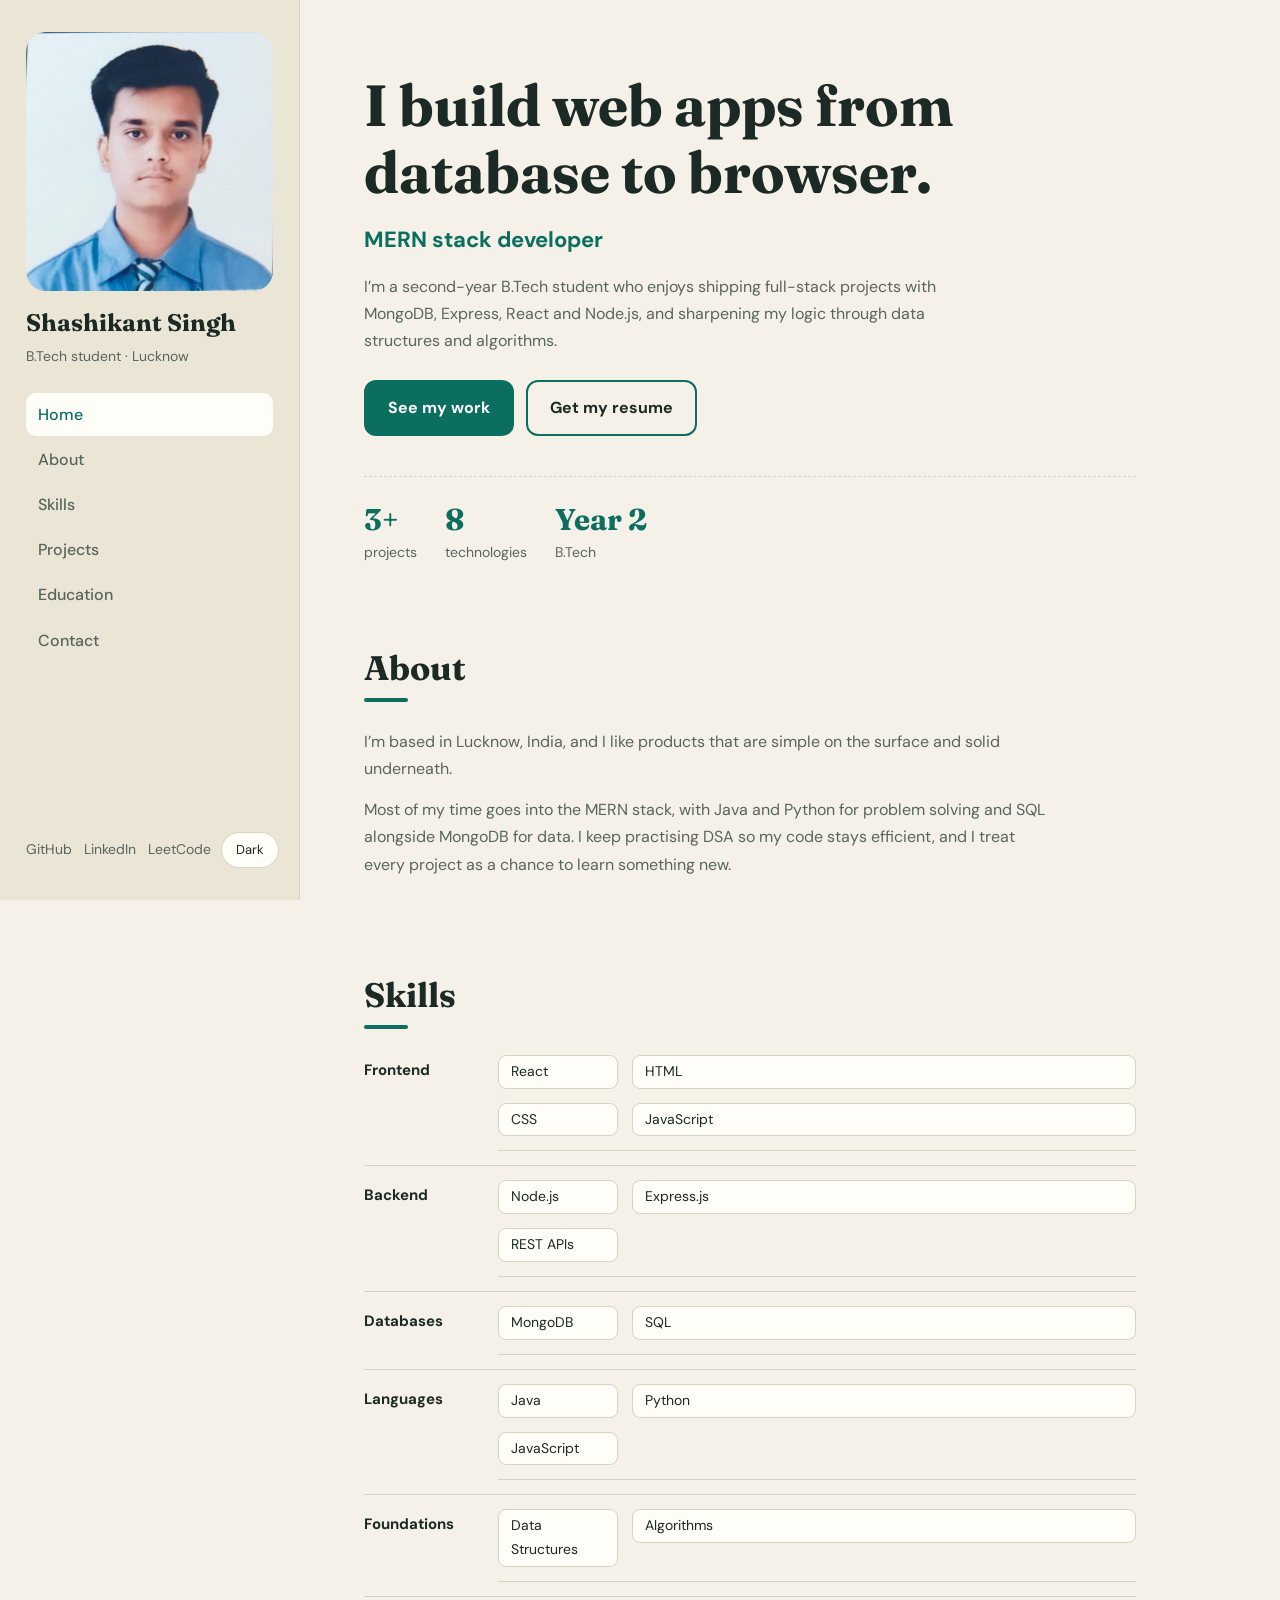
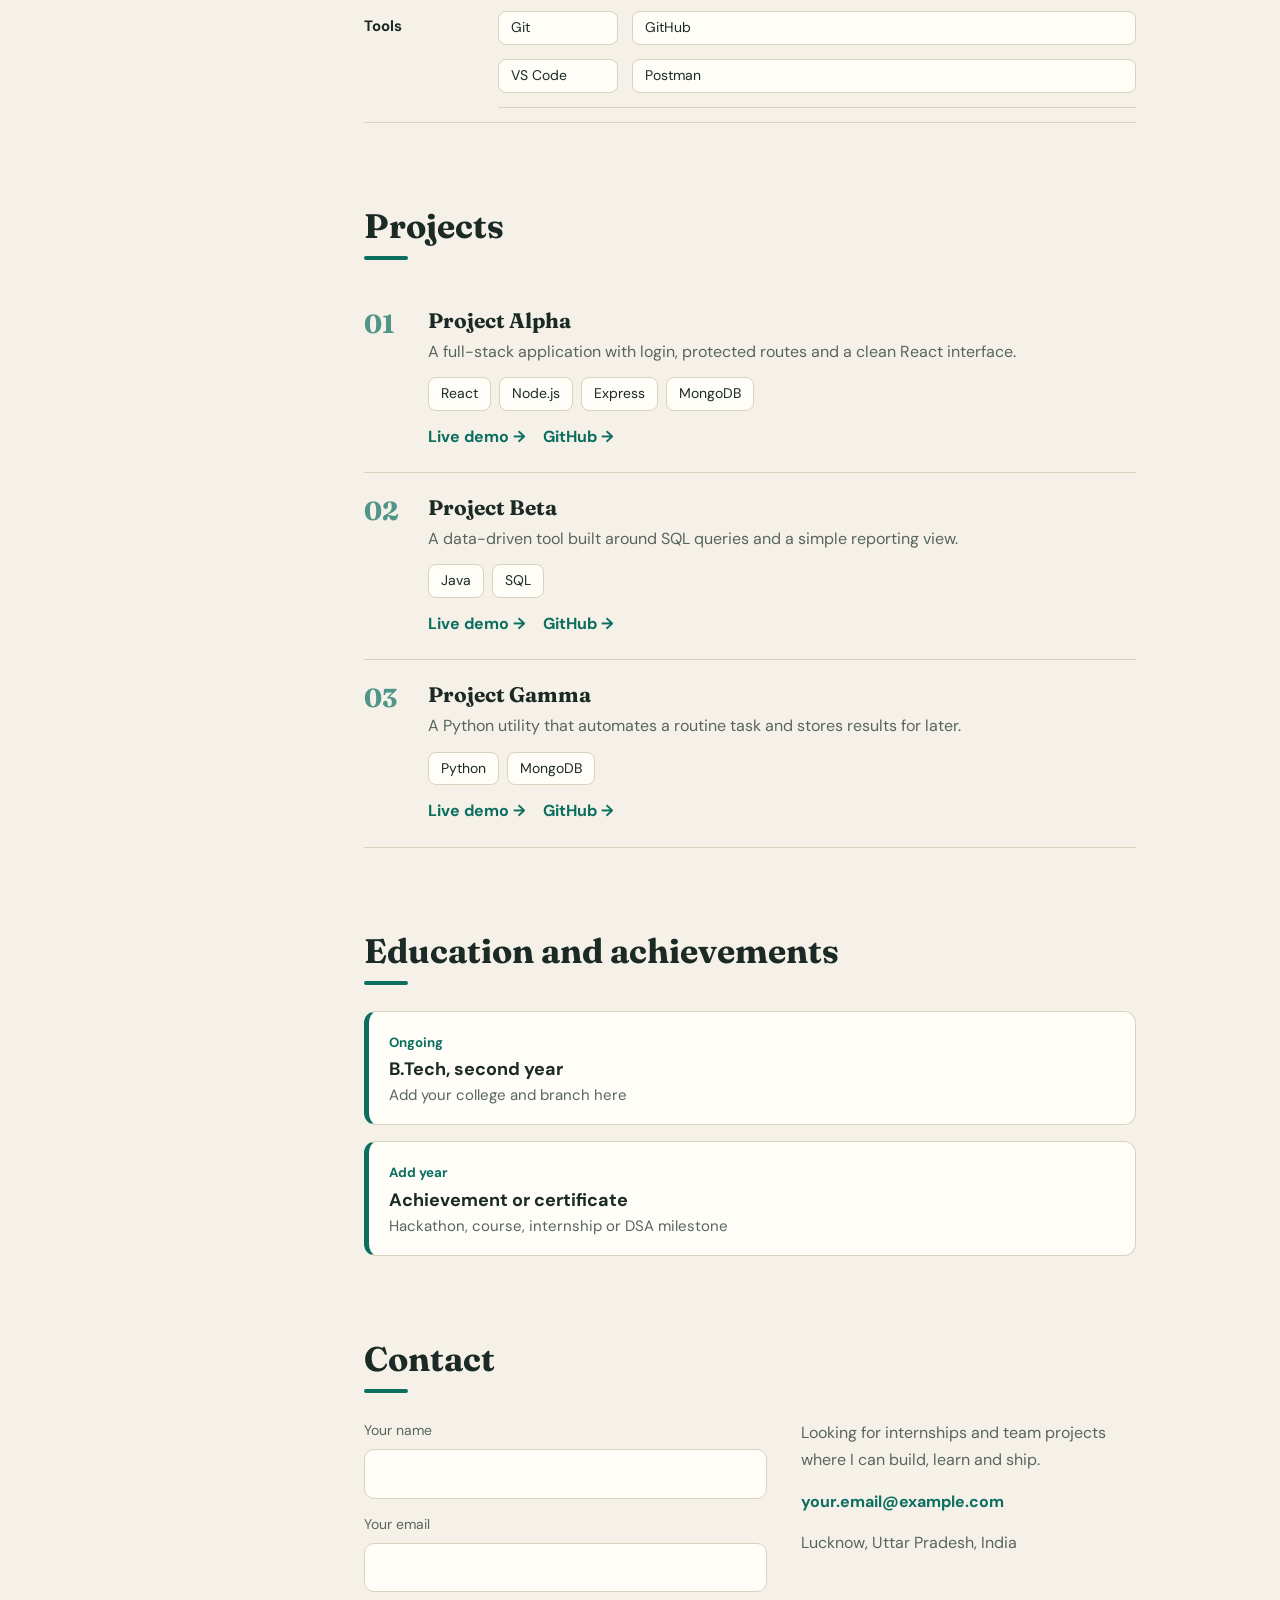
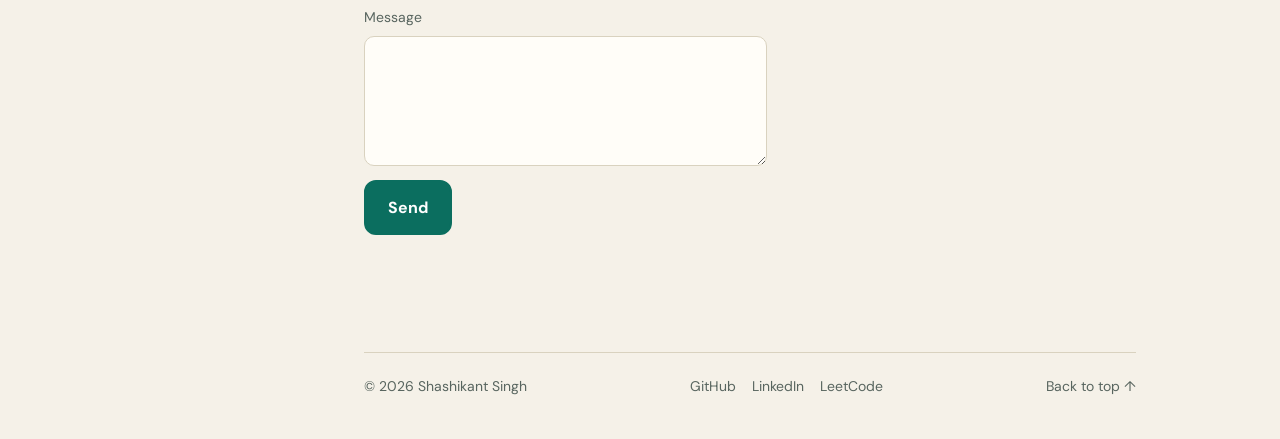
<file: index.html>
<!DOCTYPE html>
<html lang="en">
<head>
<meta charset="utf-8">
<meta name="viewport" content="width=device-width, initial-scale=1, viewport-fit=cover">
<title>Shashikant Singh | Full-Stack Developer</title>
<meta name="description" content="Portfolio of Shashikant Singh, MERN stack developer and B.Tech student.">
<meta property="og:title" content="Shashikant Singh | Full-Stack Developer">
<meta property="og:description" content="Projects, skills and contact details of Shashikant Singh.">
<link rel="icon" href="data:image/svg+xml,%3Csvg xmlns=%27http://www.w3.org/2000/svg%27 viewBox=%270 0 100 100%27%3E%3Ctext y=%27.9em%27 font-size=%2790%27%3E%F0%9F%91%A8%E2%80%8D%F0%9F%92%BB%3C/text%3E%3C/svg%3E">
<link rel="preconnect" href="https://fonts.googleapis.com">
<link href="https://fonts.googleapis.com/css2?family=DM+Sans:wght@400;500;700&family=Fraunces:opsz,wght@9..144,600;9..144,700&display=swap" rel="stylesheet">
<link rel="stylesheet" href="css/style.css">
</head>
<body>
<div class="app">
<aside>
<img src="assets/photo.jpg" alt="Portrait of Shashikant Singh in a blue shirt">
<h2>Shashikant Singh</h2>
<div class="sub">B.Tech student · Lucknow</div>
<nav class="menu" aria-label="Sections">
<a href="#top">Home</a><a href="#about">About</a><a href="#skills">Skills</a><a href="#projects">Projects</a><a href="#education">Education</a><a href="#contact">Contact</a>
</nav>
<div class="side-foot"><div class="sl" id="sl"></div><button id="tg" aria-label="Toggle dark and light theme">Dark</button></div>
</aside>

<main>
<section id="top">
<h1>I build web apps from database to browser.</h1>
<div class="swap" id="swap"></div>
<p id="intro"></p>
<div class="btns"><a class="btn p" href="#projects">See my work</a><a class="btn" href="#" id="cv">Get my resume</a></div>
<div class="glance" id="glance"></div>
</section>
<section id="about" class="abt rv"><h2>About</h2><div id="ab"></div></section>
<section id="skills" class="rv"><h2>Skills</h2><div class="sk" id="sk"></div></section>
<section id="projects" class="rv"><h2>Projects</h2><div id="pj"></div></section>
<section id="education" class="rv"><h2>Education and achievements</h2><div class="ed" id="ed"></div></section>
<section id="contact" class="rv"><h2>Contact</h2>
<div class="ct">
<form id="fm"><label>Your name<input name="n" required autocomplete="name"></label>
<label>Your email<input name="e" type="email" required autocomplete="email"></label>
<label>Message<textarea name="m" required></textarea></label>
<button class="btn p" type="submit">Send</button><p id="ok" role="status"></p></form>
<div class="ci"><p>Looking for internships and team projects where I can build, learn and ship.</p><p><a id="ml" href="#"></a></p><p id="lc"></p></div>
</div>
</section>
<footer><span>© <span id="yr"></span> Shashikant Singh</span><span id="fs"></span><a href="#top">Back to top ↑</a></footer>
</main>
</div>

<script src="js/data.js"></script>
<script src="js/script.js"></script>
</body>
</html>
</file>
<file: css/style.css>
:root{--bg:#f5f1e8;--side:#ebe5d6;--card:#fffdf8;--ink:#1b2a25;--mute:#58655f;--ac:#0b6e5f;--on:#fff;--ln:#d9d2bf;
box-sizing:border-box;padding-top:env(safe-area-inset-top,0px);padding-bottom:env(safe-area-inset-bottom,0px)}
@media(prefers-color-scheme:dark){:root:not([data-theme="light"]){--bg:#0d1512;--side:#121d19;--card:#16231e;--ink:#e8f0ec;--mute:#93a69d;--ac:#3fd9b0;--on:#06241c;--ln:#233630}}
:root[data-theme="dark"]{--bg:#0d1512;--side:#121d19;--card:#16231e;--ink:#e8f0ec;--mute:#93a69d;--ac:#3fd9b0;--on:#06241c;--ln:#233630}
html{scroll-behavior:smooth;scroll-padding-top:24px}
*,*::before,*::after{box-sizing:inherit}
body{margin:0;background:var(--bg);color:var(--ink);font:400 16px/1.7 "DM Sans",system-ui,sans-serif}
h1,h2,h3{font-family:Fraunces,Georgia,serif;margin:0;line-height:1.15}
a{color:inherit}
:focus-visible{outline:2px solid var(--ac);outline-offset:3px}
.app{display:grid;grid-template-columns:300px 1fr;min-height:100vh}
aside{position:sticky;top:0;height:100vh;background:var(--side);border-right:1px solid var(--ln);padding:32px 26px;display:flex;flex-direction:column;gap:18px;overflow-y:auto}
aside img{width:100%;aspect-ratio:1/1.05;object-fit:cover;object-position:50% 8%;border-radius:20px;display:block}
aside h2{font-size:24px}
aside .sub{color:var(--mute);font-size:14px;margin-top:-10px}
.menu{display:grid;gap:2px;margin:6px 0}
.menu a{text-decoration:none;padding:8px 12px;border-radius:10px;color:var(--mute);font-weight:500}
.menu a:hover,.menu a.on{background:var(--card);color:var(--ac)}
.side-foot{margin-top:auto;display:flex;align-items:center;justify-content:space-between;gap:10px}
.sl{display:flex;gap:12px;font-size:14px}.sl a{color:var(--mute);text-decoration:none}.sl a:hover{color:var(--ac)}
#tg{border:1px solid var(--ln);background:var(--card);color:var(--ink);border-radius:999px;padding:6px 14px;font:inherit;font-size:13px;cursor:pointer}
main{padding:0 clamp(20px,5vw,72px) 40px;max-width:900px}
section{padding-top:84px}
section>h2{font-size:clamp(26px,3.4vw,34px);margin-bottom:26px}
section>h2::after{content:"";display:block;width:44px;height:4px;border-radius:4px;background:var(--ac);margin-top:10px}
#top{padding-top:72px}
#top h1{font-size:clamp(36px,5.4vw,58px);max-width:15ch}
.swap{font-size:clamp(18px,2.2vw,22px);color:var(--ac);font-weight:700;margin:16px 0 14px;transition:opacity .35s;min-height:1.6em}
#top p{color:var(--mute);max-width:54ch;margin:0 0 26px}
.btns{display:flex;flex-wrap:wrap;gap:12px}
.btn{padding:12px 22px;border-radius:12px;font-weight:700;text-decoration:none;border:2px solid var(--ac);cursor:pointer;font:inherit;font-weight:700;transition:transform .2s}
.btn.p{background:var(--ac);color:var(--on)}.btn:hover{transform:translateY(-2px)}
.glance{display:flex;flex-wrap:wrap;gap:28px;margin-top:40px;padding-top:24px;border-top:1px dashed var(--ln)}
.glance b{display:block;font:700 30px Fraunces,serif;color:var(--ac)}.glance span{font-size:14px;color:var(--mute)}
.abt p{color:var(--mute);max-width:62ch;margin:0 0 14px}
.sk{display:grid;gap:14px}
.sk div{display:grid;grid-template-columns:120px 1fr;gap:14px;align-items:start;padding-bottom:14px;border-bottom:1px solid var(--ln)}
.sk h3{font:700 15px "DM Sans",sans-serif;padding-top:5px}
.chips{display:flex;flex-wrap:wrap;gap:8px}
.chips span{background:var(--card);border:1px solid var(--ln);border-radius:8px;padding:4px 12px;font-size:14px}
.pj{display:grid;grid-template-columns:48px 1fr;gap:16px;padding:22px 0;border-bottom:1px solid var(--ln)}
.pj>b{font:700 26px Fraunces,serif;color:var(--ac);opacity:.7}
.pj h3{font-size:21px;margin-bottom:6px}.pj p{margin:0 0 12px;color:var(--mute)}
.pj .chips{margin-bottom:12px}.pj .ln a{color:var(--ac);font-weight:700;margin-right:18px;text-decoration:none}.pj .ln a:hover{text-decoration:underline}
.ed{display:grid;gap:16px}
.ed div{background:var(--card);border:1px solid var(--ln);border-left:5px solid var(--ac);border-radius:12px;padding:16px 20px}
.ed small{color:var(--ac);font-weight:700}.ed h3{font:700 18px "DM Sans",sans-serif;margin:2px 0}.ed p{margin:0;color:var(--mute);font-size:15px}
.ct{display:grid;grid-template-columns:1.2fr 1fr;gap:34px}
form{display:grid;gap:14px}label{display:grid;gap:6px;font-size:14px;color:var(--mute)}
input,textarea{font:inherit;color:var(--ink);background:var(--card);border:1px solid var(--ln);border-radius:10px;padding:12px 14px;width:100%}
textarea{min-height:130px;resize:vertical}form .btn{justify-self:start}
#ok{margin:0;color:var(--ac);min-height:1.4em}
.ci p{margin:0 0 14px;color:var(--mute)}.ci a{color:var(--ac);font-weight:700;text-decoration:none}
footer{margin-top:80px;padding-top:22px;border-top:1px solid var(--ln);display:flex;flex-wrap:wrap;justify-content:space-between;gap:12px;color:var(--mute);font-size:14px}
footer a{text-decoration:none}footer a:hover{color:var(--ac)}
.rv{opacity:0;transform:translateY(12px);transition:opacity .55s,transform .55s}.rv.in{opacity:1;transform:none}
@media(max-width:860px){
.app{grid-template-columns:1fr}
aside{position:sticky;top:env(safe-area-inset-top,0px);z-index:11;height:auto;flex-direction:row;align-items:center;gap:12px;padding:10px 16px;border-right:0;border-bottom:1px solid var(--ln);overflow:visible}
body::before{content:"";position:fixed;inset:0 0 auto;height:env(safe-area-inset-top,0px);z-index:10;background:var(--side)}
aside img{width:44px;height:44px;aspect-ratio:1;border-radius:50%;flex:none}
aside h2{font-size:17px;white-space:nowrap}aside .sub,.sl{display:none}
.menu{display:flex;overflow-x:auto;margin:0;flex:1}.menu a{white-space:nowrap;padding:6px 10px;font-size:14px}
.side-foot{margin:0}
html{scroll-padding-top:calc(70px + env(safe-area-inset-top,0px))}
section{padding-top:60px}#top{padding-top:44px}
.sk div{grid-template-columns:1fr;gap:6px}.ct{grid-template-columns:1fr}}
@media(prefers-reduced-motion:reduce){html{scroll-behavior:auto}.rv{opacity:1;transform:none;transition:none}.btn,.swap{transition:none}}
</file>
